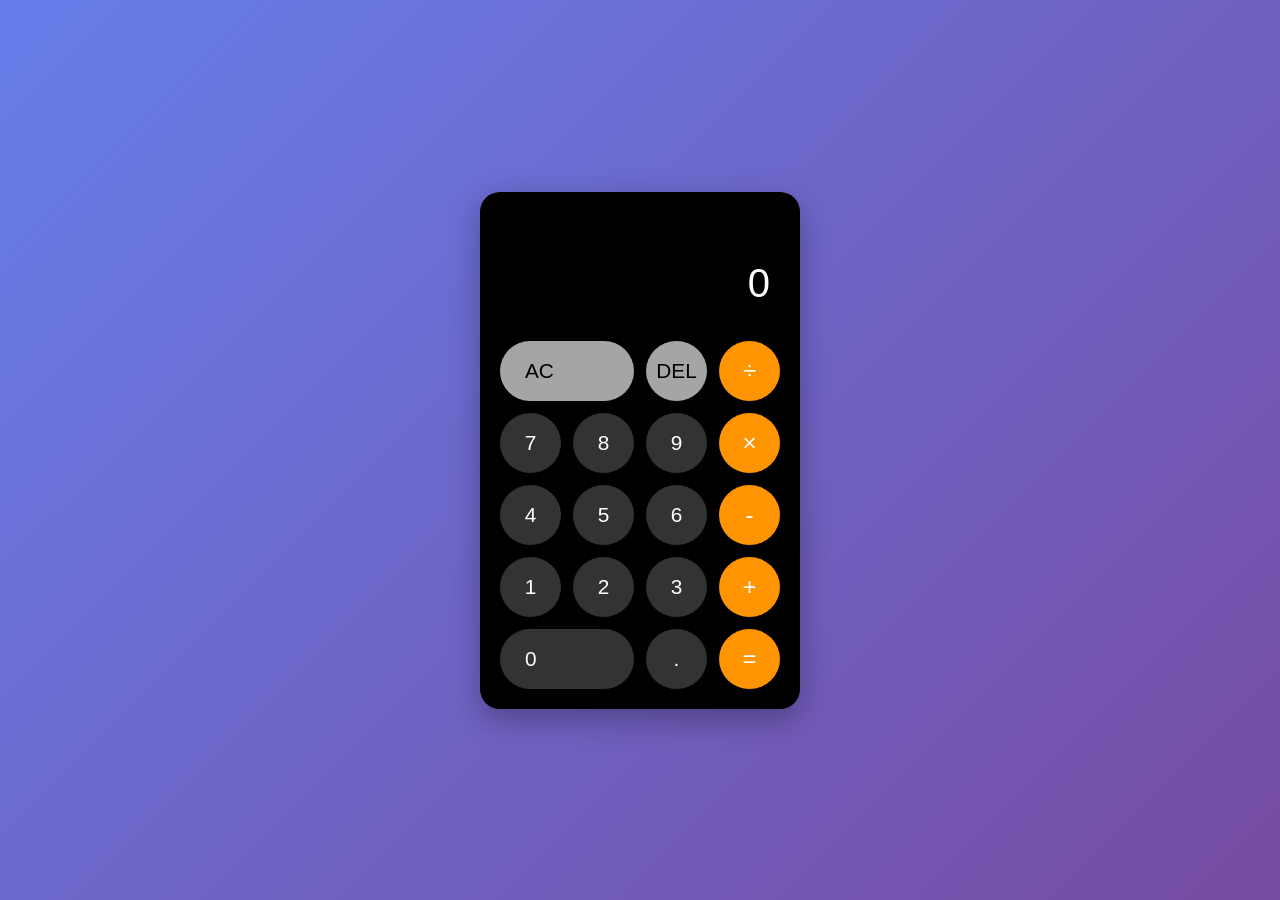
<file: index.html>
<!DOCTYPE html>
<html lang="zh-CN">
<head>
    <meta charset="UTF-8">
    <meta name="viewport" content="width=device-width, initial-scale=1.0">
    <title>简易计算器</title>
    <link rel="stylesheet" href="style.css">
</head>
<body>
    <div class="calculator">
        <!-- 显示屏 -->
        <div class="display">
            <div class="previous-operand"></div>
            <div class="current-operand">0</div>
        </div>
        
        <!-- 按钮区 -->
        <div class="buttons">
            <button class="span-two function" data-action="clear">AC</button>
            <button class="function" data-action="delete">DEL</button>
            <button class="operator" data-action="operation" data-value="÷">÷</button>
            
            <button data-number>7</button>
            <button data-number>8</button>
            <button data-number>9</button>
            <button class="operator" data-action="operation" data-value="×">×</button>
            
            <button data-number>4</button>
            <button data-number>5</button>
            <button data-number>6</button>
            <button class="operator" data-action="operation" data-value="-">-</button>
            
            <button data-number>1</button>
            <button data-number>2</button>
            <button data-number>3</button>
            <button class="operator" data-action="operation" data-value="+">+</button>
            
            <button class="span-two" data-number>0</button>
            <button data-number>.</button>
            <button class="operator equals" data-action="compute">=</button>
        </div>
    </div>
    
    <script src="script.js"></script>
</body>
</html>
</file>
<file: style.css>
* {
    margin: 0;
    padding: 0;
    box-sizing: border-box;
}

body {
    display: flex;
    justify-content: center;
    align-items: center;
    min-height: 100vh;
    background: linear-gradient(135deg, #667eea 0%, #764ba2 100%);
    font-family: -apple-system, BlinkMacSystemFont, 'Segoe UI', Roboto, sans-serif;
}

.calculator {
    width: 320px;
    background: #000;
    border-radius: 20px;
    padding: 20px;
    box-shadow: 0 10px 30px rgba(0,0,0,0.3);
}

/* 显示屏 */
.display {
    text-align: right;
    padding: 20px 10px;
    margin-bottom: 15px;
    color: white;
    min-height: 100px;
    display: flex;
    flex-direction: column;
    justify-content: flex-end;
}

.previous-operand {
    font-size: 1.2rem;
    color: rgba(255,255,255,0.6);
    min-height: 24px;
    word-break: break-all;
    margin-bottom: 5px;
}

.current-operand {
    font-size: 2.5rem;
    font-weight: 300;
    word-break: break-all;
    transition: font-size 0.2s;
}

.current-operand.long-number {
    font-size: 1.8rem;
}

/* 按钮网格 */
.buttons {
    display: grid;
    grid-template-columns: repeat(4, 1fr);
    gap: 12px;
}

button {
    width: 100%;
    height: 60px;
    border: none;
    border-radius: 50%;
    font-size: 1.3rem;
    cursor: pointer;
    transition: all 0.1s ease;
    background: #333;
    color: white;
    outline: none;
    user-select: none;
}

button:hover {
    opacity: 0.8;
}

button:active {
    transform: scale(0.95);
    opacity: 0.7;
}

/* 运算符按钮样式 */
.operator {
    background: #ff9500;
    color: white;
    font-size: 1.5rem;
    font-weight: 500;
}

.operator.equals {
    background: #ff9500;
}

/* 功能键样式 */
.function {
    background: #a5a5a5;
    color: black;
    font-weight: 500;
}

/* 跨两列的按钮 */
.span-two {
    grid-column: span 2;
    border-radius: 30px;
    text-align: left;
    padding-left: 25px;
}

/* 键盘按下时的视觉反馈 */
button.key-pressed {
    transform: scale(0.95);
    opacity: 0.7;
}

/* 响应式设计 */
@media (max-width: 400px) {
    .calculator {
        width: 90vw;
        padding: 15px;
    }
    
    button {
        height: 55px;
        font-size: 1.2rem;
    }
    
    .current-operand {
        font-size: 2.2rem;
    }
}
</file>
